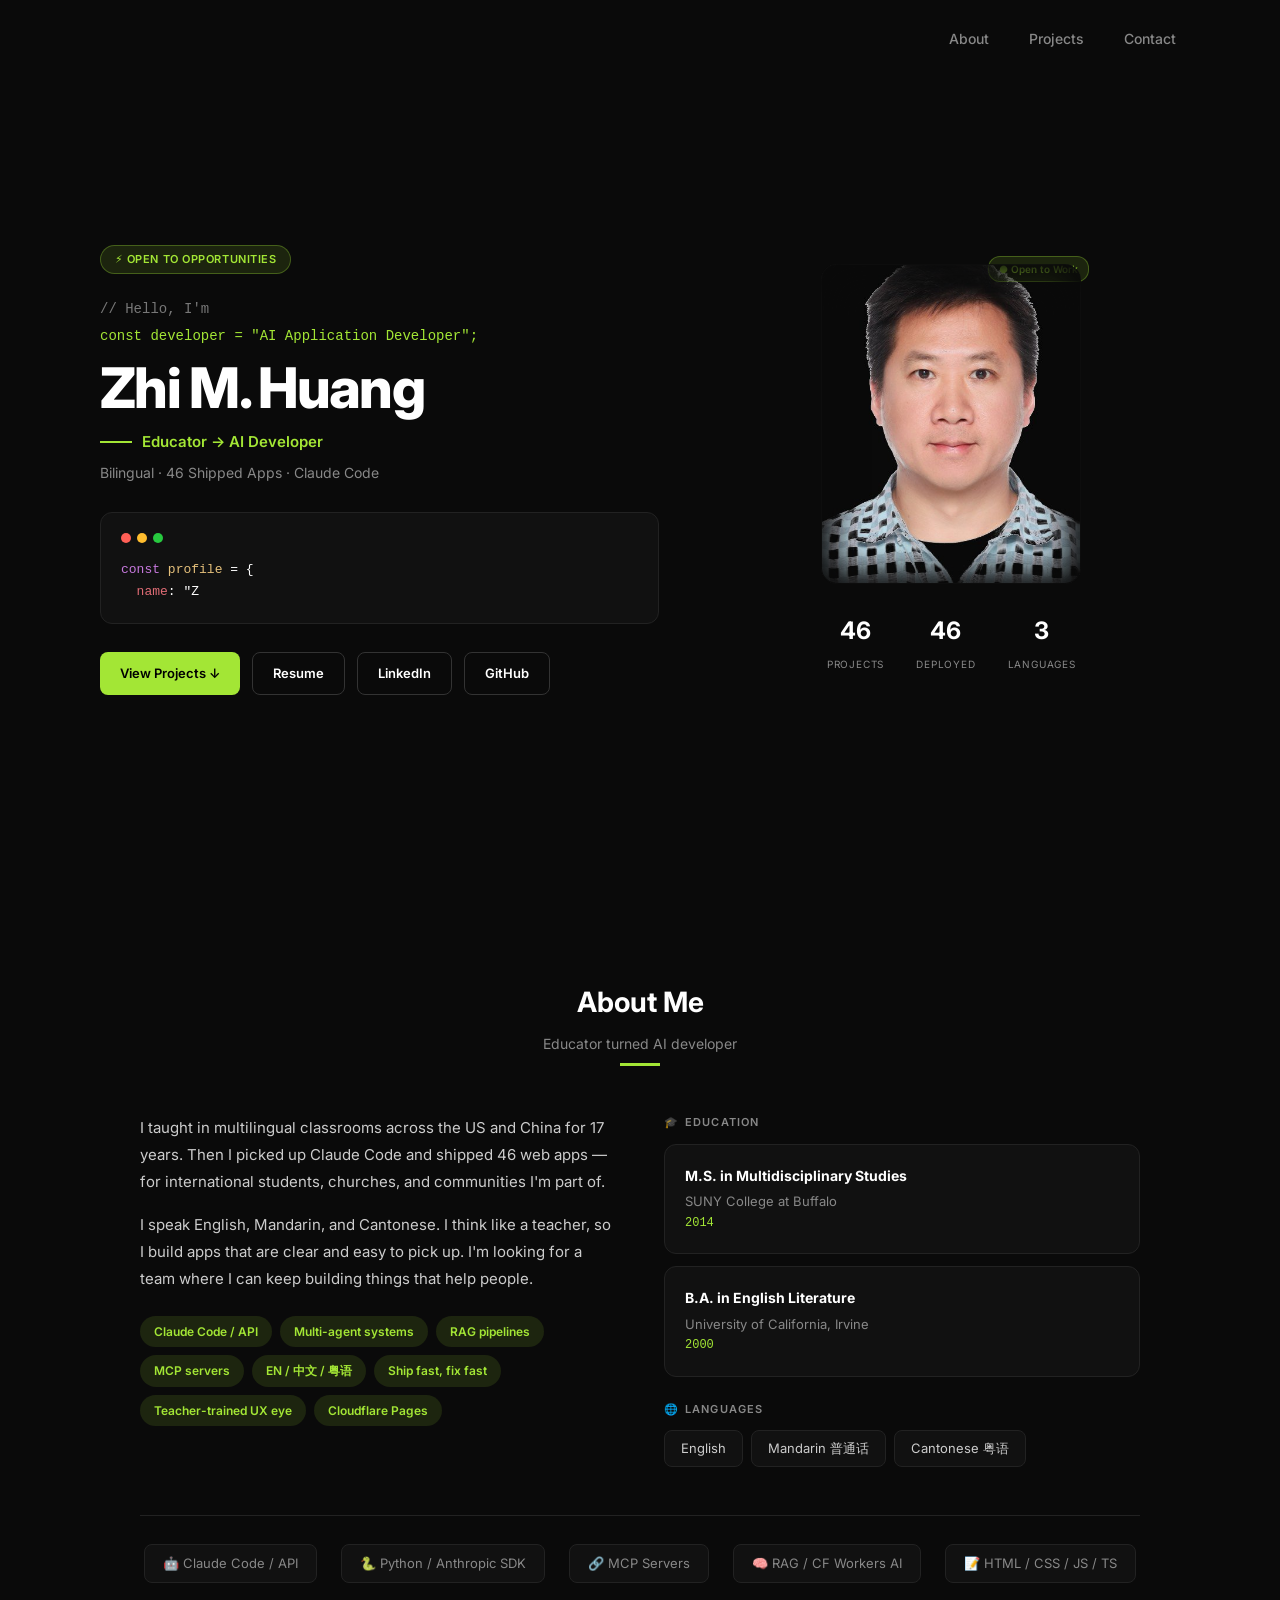
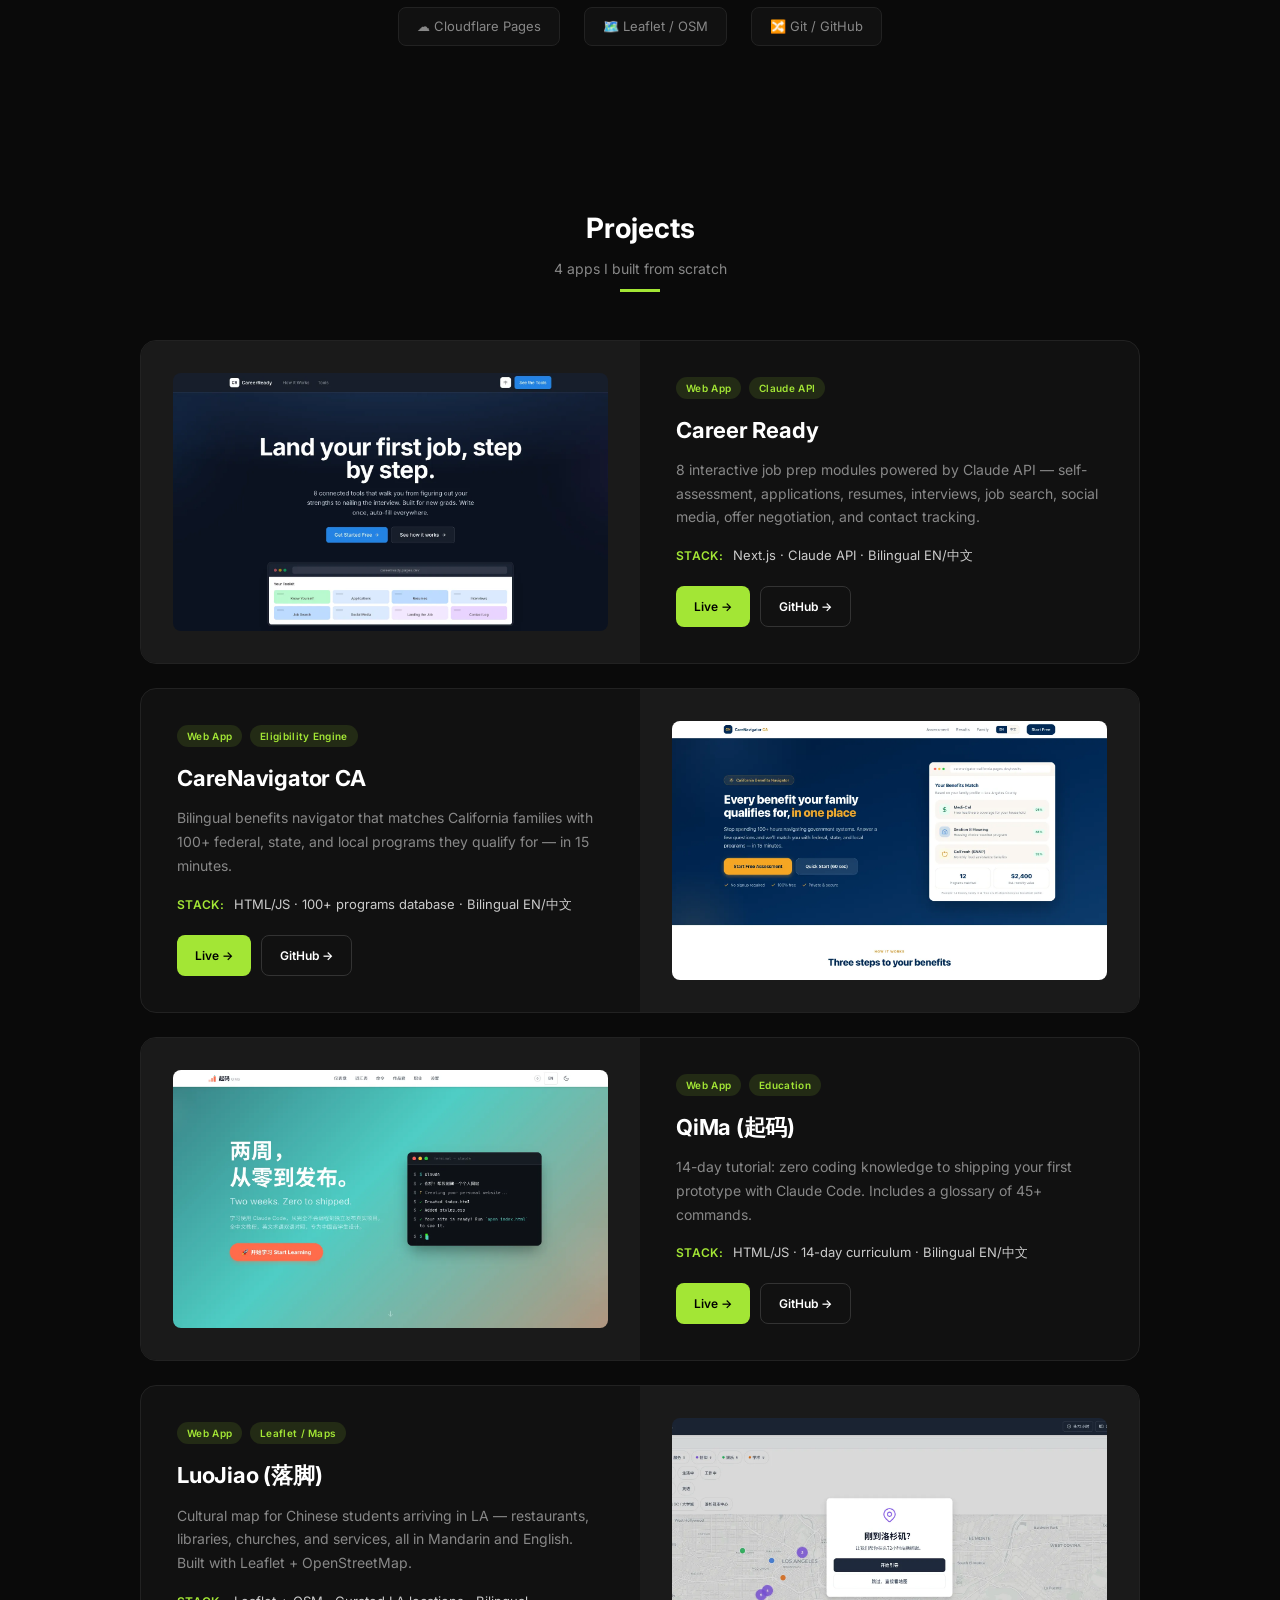
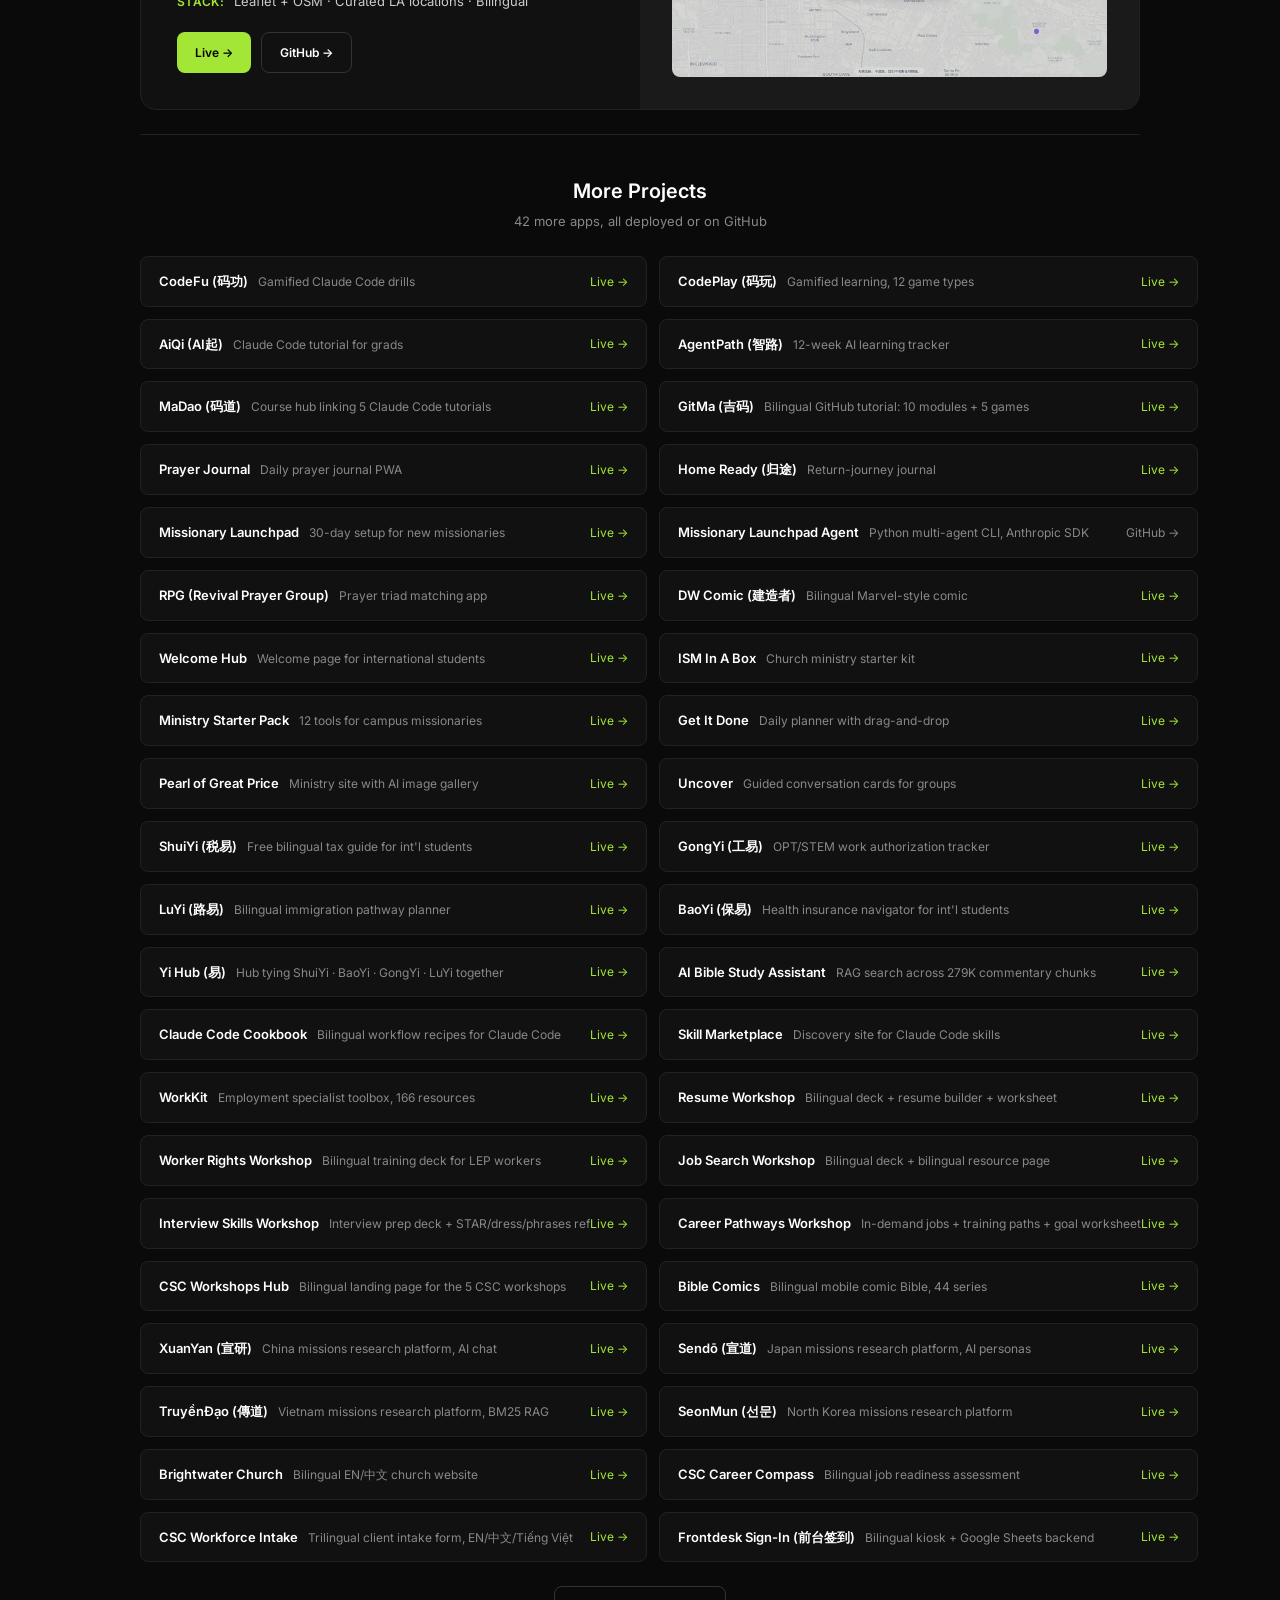
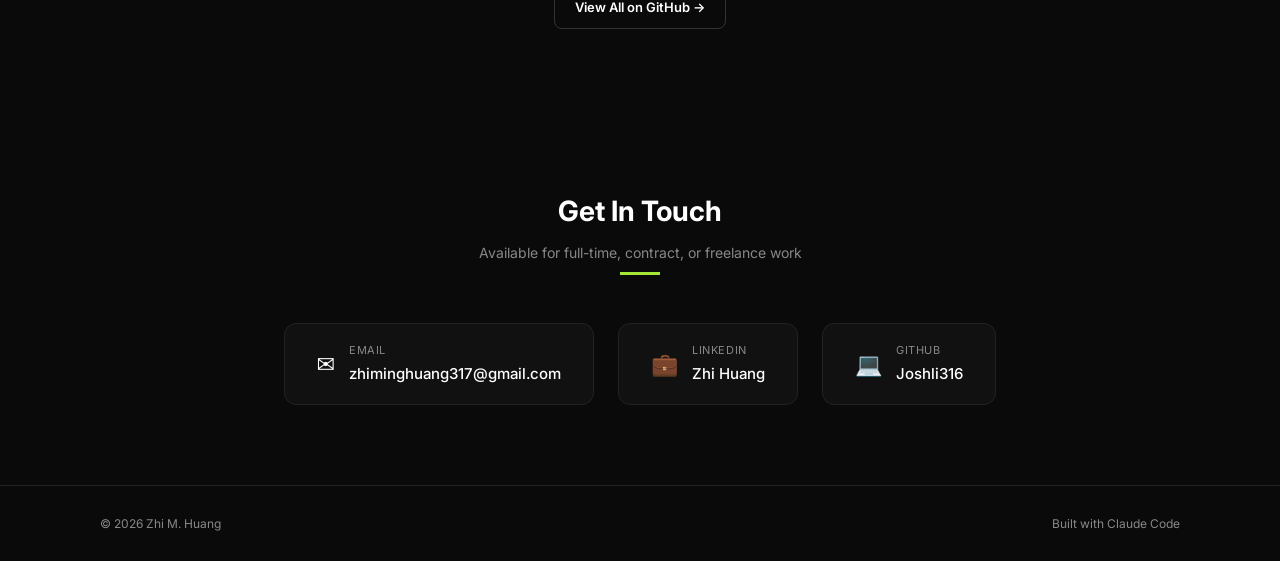
<file: index.html>
<!DOCTYPE html>
<html lang="en">
<head>
  <meta charset="UTF-8">
  <meta name="viewport" content="width=device-width, initial-scale=1.0">
  <title>Zhi M. Huang — AI Application Developer</title>
  <meta name="description" content="AI Application Developer portfolio — educator turned developer who shipped 46 web apps with Claude Code. Bilingual, cross-cultural, open to opportunities.">
  <meta property="og:title" content="Zhi M. Huang — AI Application Developer">
  <meta property="og:description" content="Educator turned AI developer. 46 shipped apps built with Claude Code. Bilingual EN/中文.">
  <meta property="og:type" content="website">
  <meta property="og:url" content="https://portfolio-42a.pages.dev">
  <meta property="og:image" content="https://portfolio-42a.pages.dev/assets/og-image.png">
  <meta property="og:image:width" content="1200">
  <meta property="og:image:height" content="630">
  <meta name="twitter:card" content="summary_large_image">
  <meta name="twitter:image" content="https://portfolio-42a.pages.dev/assets/og-image.png">
  <meta name="twitter:title" content="Zhi M. Huang — AI Application Developer">
  <meta name="twitter:description" content="Educator turned AI developer. 46 shipped apps built with Claude Code. Bilingual EN/中文.">
  <link rel="canonical" href="https://portfolio-42a.pages.dev">
  <link rel="preconnect" href="https://fonts.googleapis.com">
  <link rel="preconnect" href="https://fonts.gstatic.com" crossorigin>
  <link href="https://fonts.googleapis.com/css2?family=Inter:wght@400;500;600;700;800&display=swap" rel="stylesheet">
  <link rel="icon" href="data:image/svg+xml,<svg xmlns='http://www.w3.org/2000/svg' viewBox='0 0 100 100'><text y='.9em' font-size='90'>⚡</text></svg>">
  <link rel="stylesheet" href="styles.css">
  <script type="application/ld+json">
  {
    "@context": "https://schema.org",
    "@type": "Person",
    "name": "Zhi M. Huang",
    "jobTitle": "AI Application Developer",
    "description": "Educator turned AI developer. Shipped 46 web apps with Claude Code.",
    "url": "https://portfolio-42a.pages.dev",
    "image": "https://portfolio-42a.pages.dev/assets/photo.jpg",
    "email": "zhiminghuang317@gmail.com",
    "sameAs": [
      "https://www.linkedin.com/in/joshusali",
      "https://github.com/Joshli316"
    ],
    "knowsLanguage": ["en", "zh-Hans", "yue"],
    "knowsAbout": ["AI Application Development", "Claude Code", "Multi-agent Systems", "RAG Pipelines", "MCP Server Development", "Web Development", "Bilingual Education"]
  }
  </script>
</head>
<body>

<!-- Skip to content -->
<a href="#about" class="skip-link">Skip to content</a>

<!-- ── NAV ── -->
<nav id="nav" aria-label="Main navigation">
  <div class="nav-inner">
    <div class="nav-links">
      <a href="#about">About</a>
      <a href="#projects">Projects</a>
      <a href="#contact">Contact</a>
    </div>
  </div>
</nav>

<!-- ── HERO ── -->
<section id="hero" class="hero">
  <div class="hero-inner">
    <!-- Left column -->
    <div class="hero-text">
      <div class="hero-badge">⚡ OPEN TO OPPORTUNITIES</div>
      <p class="hero-comment">// Hello, I'm</p>
      <p class="hero-const">const developer = "AI Application Developer";</p>
      <h1 class="hero-name">Zhi M. Huang</h1>
      <div class="hero-tagline">
        <span class="hero-dash"></span>
        <span class="hero-tagline-text">Educator → AI Developer</span>
      </div>
      <p class="hero-subtitle">Bilingual · 46 Shipped Apps · Claude Code</p>

      <!-- Code snippet -->
      <div class="code-block">
        <div class="code-dots" aria-hidden="true">
          <span class="dot red"></span>
          <span class="dot yellow"></span>
          <span class="dot green"></span>
        </div>
        <pre class="code-content" id="typed-code" aria-label="Animated code snippet showing developer profile"></pre>
      </div>

      <!-- CTAs -->
      <div class="hero-ctas">
        <a href="#projects" class="btn btn-primary">View Projects ↓</a>
        <a href="assets/resume.pdf" target="_blank" rel="noopener noreferrer" class="btn btn-outline">Resume</a>
        <a href="https://www.linkedin.com/in/joshusali" target="_blank" rel="noopener noreferrer" class="btn btn-outline">LinkedIn</a>
        <a href="https://github.com/Joshli316" target="_blank" rel="noopener noreferrer" class="btn btn-outline">GitHub</a>
      </div>
    </div>

    <!-- Right column -->
    <div class="hero-right">
      <div class="hero-photo-frame">
        <img src="assets/photo.jpg" alt="Zhi M. Huang" class="hero-photo" width="260" height="320">
        <div class="hero-photo-badge">● Open to Work</div>
      </div>
      <div class="hero-stats" role="list" aria-label="Key stats">
        <div class="hero-stat" role="listitem">
          <span class="hero-stat-num">46</span>
          <span class="hero-stat-label">Projects</span>
        </div>
        <div class="hero-stat" role="listitem">
          <span class="hero-stat-num">46</span>
          <span class="hero-stat-label">Deployed</span>
        </div>
        <div class="hero-stat" role="listitem">
          <span class="hero-stat-num">3</span>
          <span class="hero-stat-label">Languages</span>
        </div>
      </div>
    </div>
  </div>
</section>

<!-- ── ABOUT ── -->
<section id="about" class="section">
  <div class="section-title">
    <h2>About Me</h2>
    <p>Educator turned AI developer</p>
    <div class="section-divider"></div>
  </div>

  <div class="about-grid">
    <!-- Bio -->
    <div class="about-bio">
      <p>I taught in multilingual classrooms across the US and China for 17 years. Then I picked up Claude Code and shipped 46 web apps — for international students, churches, and communities I'm part of.</p>
      <p>I speak English, Mandarin, and Cantonese. I think like a teacher, so I build apps that are clear and easy to pick up. I'm looking for a team where I can keep building things that help people.</p>

      <div class="skill-tags">
        <span class="skill-tag">Claude Code / API</span>
        <span class="skill-tag">Multi-agent systems</span>
        <span class="skill-tag">RAG pipelines</span>
        <span class="skill-tag">MCP servers</span>
        <span class="skill-tag">EN / 中文 / 粤语</span>
        <span class="skill-tag">Ship fast, fix fast</span>
        <span class="skill-tag">Teacher-trained UX eye</span>
        <span class="skill-tag">Cloudflare Pages</span>
      </div>
    </div>

    <!-- Education + Languages -->
    <div class="about-sidebar">
      <div class="about-section-label">🎓 <span>Education</span></div>
      <div class="edu-card card">
        <h4>M.S. in Multidisciplinary Studies</h4>
        <p class="edu-school">SUNY College at Buffalo</p>
        <p class="edu-year">2014</p>
      </div>
      <div class="edu-card card">
        <h4>B.A. in English Literature</h4>
        <p class="edu-school">University of California, Irvine</p>
        <p class="edu-year">2000</p>
      </div>

      <div class="about-section-label about-section-label--spaced">🌐 <span>Languages</span></div>
      <div class="lang-row">
        <span class="lang-badge">English</span>
        <span class="lang-badge">Mandarin 普通话</span>
        <span class="lang-badge">Cantonese 粤语</span>
      </div>
    </div>
  </div>

  <!-- Tech Stack -->
  <div class="tech-stack">
    <span class="tech-item">🤖 Claude Code / API</span>
    <span class="tech-item">🐍 Python / Anthropic SDK</span>
    <span class="tech-item">🔗 MCP Servers</span>
    <span class="tech-item">🧠 RAG / CF Workers AI</span>
    <span class="tech-item">📝 HTML / CSS / JS / TS</span>
    <span class="tech-item">☁️ Cloudflare Pages</span>
    <span class="tech-item">🗺️ Leaflet / OSM</span>
    <span class="tech-item">🔀 Git / GitHub</span>
  </div>
</section>

<!-- ── PROJECTS ── -->
<section id="projects" class="section">
  <div class="section-title">
    <h2>Projects</h2>
    <p>4 apps I built from scratch</p>
    <div class="section-divider"></div>
  </div>

  <!-- Case Study 1: Career Ready -->
  <div class="case-study">
    <div class="case-study-image">
      <img src="assets/screenshots/career-ready.webp" alt="Career Ready app screenshot" loading="lazy" width="508" height="280">
    </div>
    <div class="case-study-content">
      <div class="case-study-tags">
        <span class="tag">Web App</span>
        <span class="tag">Claude API</span>
      </div>
      <h3>Career Ready</h3>
      <p>8 interactive job prep modules powered by Claude API — self-assessment, applications, resumes, interviews, job search, social media, offer negotiation, and contact tracking.</p>
      <div class="case-study-impact">
        <span class="impact-label">Stack:</span>
        <span>Next.js · Claude API · Bilingual EN/中文</span>
      </div>
      <div class="case-study-links">
        <a href="https://careerready.pages.dev" target="_blank" rel="noopener noreferrer" class="btn btn-primary btn-sm">Live →</a>
        <a href="https://github.com/Joshli316/Career-Ready" target="_blank" rel="noopener noreferrer" class="btn btn-outline btn-sm">GitHub →</a>
      </div>
    </div>
  </div>

  <!-- Case Study 2: CareNavigatorCA (reversed) -->
  <div class="case-study case-study-reverse">
    <div class="case-study-image">
      <img src="assets/screenshots/care-navigator.webp" alt="CareNavigatorCA app screenshot" loading="lazy" width="508" height="280">
    </div>
    <div class="case-study-content">
      <div class="case-study-tags">
        <span class="tag">Web App</span>
        <span class="tag">Eligibility Engine</span>
      </div>
      <h3>CareNavigator CA</h3>
      <p>Bilingual benefits navigator that matches California families with 100+ federal, state, and local programs they qualify for — in 15 minutes.</p>
      <div class="case-study-impact">
        <span class="impact-label">Stack:</span>
        <span>HTML/JS · 100+ programs database · Bilingual EN/中文</span>
      </div>
      <div class="case-study-links">
        <a href="https://carenavigator-california.pages.dev" target="_blank" rel="noopener noreferrer" class="btn btn-primary btn-sm">Live →</a>
        <a href="https://github.com/Joshli316/CareNavigator-California" target="_blank" rel="noopener noreferrer" class="btn btn-outline btn-sm">GitHub →</a>
      </div>
    </div>
  </div>

  <!-- Case Study 3: QiMa -->
  <div class="case-study">
    <div class="case-study-image">
      <img src="assets/screenshots/qima.webp" alt="QiMa app screenshot" loading="lazy" width="508" height="280">
    </div>
    <div class="case-study-content">
      <div class="case-study-tags">
        <span class="tag">Web App</span>
        <span class="tag">Education</span>
      </div>
      <h3>QiMa (起码)</h3>
      <p>14-day tutorial: zero coding knowledge to shipping your first prototype with Claude Code. Includes a glossary of 45+ commands.</p>
      <div class="case-study-impact">
        <span class="impact-label">Stack:</span>
        <span>HTML/JS · 14-day curriculum · Bilingual EN/中文</span>
      </div>
      <div class="case-study-links">
        <a href="https://claude-code-launch.pages.dev" target="_blank" rel="noopener noreferrer" class="btn btn-primary btn-sm">Live →</a>
        <a href="https://github.com/Joshli316/claude-code-launch" target="_blank" rel="noopener noreferrer" class="btn btn-outline btn-sm">GitHub →</a>
      </div>
    </div>
  </div>

  <!-- Case Study 4: LuoJiao (reversed) -->
  <div class="case-study case-study-reverse">
    <div class="case-study-image">
      <img src="assets/screenshots/luojiao.webp" alt="LuoJiao app screenshot" loading="lazy" width="508" height="280">
    </div>
    <div class="case-study-content">
      <div class="case-study-tags">
        <span class="tag">Web App</span>
        <span class="tag">Leaflet / Maps</span>
      </div>
      <h3>LuoJiao (落脚)</h3>
      <p>Cultural map for Chinese students arriving in LA — restaurants, libraries, churches, and services, all in Mandarin and English. Built with Leaflet + OpenStreetMap.</p>
      <div class="case-study-impact">
        <span class="impact-label">Stack:</span>
        <span>Leaflet + OSM · Curated LA locations · Bilingual</span>
      </div>
      <div class="case-study-links">
        <a href="https://luojiao.pages.dev" target="_blank" rel="noopener noreferrer" class="btn btn-primary btn-sm">Live →</a>
        <a href="https://github.com/Joshli316/LuoJiao" target="_blank" rel="noopener noreferrer" class="btn btn-outline btn-sm">GitHub →</a>
      </div>
    </div>
  </div>

  <!-- More Projects -->
  <div class="more-projects">
    <div class="more-projects-header">
      <h3>More Projects</h3>
      <p>42 more apps, all deployed or on GitHub</p>
    </div>

    <div class="more-grid" role="list" aria-label="Additional projects">
      <a href="https://codefu.pages.dev" target="_blank" rel="noopener noreferrer" class="more-item" role="listitem">
        <div class="more-item-info">
          <span class="more-name">CodeFu (码功)</span>
          <span class="more-desc">Gamified Claude Code drills</span>
        </div>
        <span class="more-link live">Live →</span>
      </a>
      <a href="https://codequest-b1p.pages.dev" target="_blank" rel="noopener noreferrer" class="more-item" role="listitem">
        <div class="more-item-info">
          <span class="more-name">CodePlay (码玩)</span>
          <span class="more-desc">Gamified learning, 12 game types</span>
        </div>
        <span class="more-link live">Live →</span>
      </a>
      <a href="https://aiqi.pages.dev" target="_blank" rel="noopener noreferrer" class="more-item" role="listitem">
        <div class="more-item-info">
          <span class="more-name">AiQi (AI起)</span>
          <span class="more-desc">Claude Code tutorial for grads</span>
        </div>
        <span class="more-link live">Live →</span>
      </a>
      <a href="https://agentpath.pages.dev" target="_blank" rel="noopener noreferrer" class="more-item" role="listitem">
        <div class="more-item-info">
          <span class="more-name">AgentPath (智路)</span>
          <span class="more-desc">12-week AI learning tracker</span>
        </div>
        <span class="more-link live">Live →</span>
      </a>
      <a href="https://madao-cc.pages.dev" target="_blank" rel="noopener noreferrer" class="more-item" role="listitem">
        <div class="more-item-info">
          <span class="more-name">MaDao (码道)</span>
          <span class="more-desc">Course hub linking 5 Claude Code tutorials</span>
        </div>
        <span class="more-link live">Live →</span>
      </a>
      <a href="https://gitma.pages.dev" target="_blank" rel="noopener noreferrer" class="more-item" role="listitem">
        <div class="more-item-info">
          <span class="more-name">GitMa (吉码)</span>
          <span class="more-desc">Bilingual GitHub tutorial: 10 modules + 5 games</span>
        </div>
        <span class="more-link live">Live →</span>
      </a>
      <a href="https://prayer-journal.pages.dev" target="_blank" rel="noopener noreferrer" class="more-item" role="listitem">
        <div class="more-item-info">
          <span class="more-name">Prayer Journal</span>
          <span class="more-desc">Daily prayer journal PWA</span>
        </div>
        <span class="more-link live">Live →</span>
      </a>
      <a href="https://homeready.pages.dev" target="_blank" rel="noopener noreferrer" class="more-item" role="listitem">
        <div class="more-item-info">
          <span class="more-name">Home Ready (归途)</span>
          <span class="more-desc">Return-journey journal</span>
        </div>
        <span class="more-link live">Live →</span>
      </a>
      <a href="https://missionary-launchpad.pages.dev" target="_blank" rel="noopener noreferrer" class="more-item" role="listitem">
        <div class="more-item-info">
          <span class="more-name">Missionary Launchpad</span>
          <span class="more-desc">30-day setup for new missionaries</span>
        </div>
        <span class="more-link live">Live →</span>
      </a>
      <a href="https://github.com/Joshli316/Missionary-Launchpad-Agent" target="_blank" rel="noopener noreferrer" class="more-item" role="listitem">
        <div class="more-item-info">
          <span class="more-name">Missionary Launchpad Agent</span>
          <span class="more-desc">Python multi-agent CLI, Anthropic SDK</span>
        </div>
        <span class="more-link">GitHub →</span>
      </a>
      <a href="https://rpg-tau-gilt.vercel.app" target="_blank" rel="noopener noreferrer" class="more-item" role="listitem">
        <div class="more-item-info">
          <span class="more-name">RPG (Revival Prayer Group)</span>
          <span class="more-desc">Prayer triad matching app</span>
        </div>
        <span class="more-link live">Live →</span>
      </a>
      <a href="https://daniel-wei-comic.pages.dev" target="_blank" rel="noopener noreferrer" class="more-item" role="listitem">
        <div class="more-item-info">
          <span class="more-name">DW Comic (建造者)</span>
          <span class="more-desc">Bilingual Marvel-style comic</span>
        </div>
        <span class="more-link live">Live →</span>
      </a>
      <a href="https://welcome-hub.yellow-longitudinal.workers.dev" target="_blank" rel="noopener noreferrer" class="more-item" role="listitem">
        <div class="more-item-info">
          <span class="more-name">Welcome Hub</span>
          <span class="more-desc">Welcome page for international students</span>
        </div>
        <span class="more-link live">Live →</span>
      </a>
      <a href="https://fc-ism-in-a-box.pages.dev" target="_blank" rel="noopener noreferrer" class="more-item" role="listitem">
        <div class="more-item-info">
          <span class="more-name">ISM In A Box</span>
          <span class="more-desc">Church ministry starter kit</span>
        </div>
        <span class="more-link live">Live →</span>
      </a>
      <a href="https://fc-starter-pack.pages.dev" target="_blank" rel="noopener noreferrer" class="more-item" role="listitem">
        <div class="more-item-info">
          <span class="more-name">Ministry Starter Pack</span>
          <span class="more-desc">12 tools for campus missionaries</span>
        </div>
        <span class="more-link live">Live →</span>
      </a>
      <a href="https://get-it-done-a5x.pages.dev" target="_blank" rel="noopener noreferrer" class="more-item" role="listitem">
        <div class="more-item-info">
          <span class="more-name">Get It Done</span>
          <span class="more-desc">Daily planner with drag-and-drop</span>
        </div>
        <span class="more-link live">Live →</span>
      </a>
      <a href="https://pearl-of-great-price-ministries.pages.dev" target="_blank" rel="noopener noreferrer" class="more-item" role="listitem">
        <div class="more-item-info">
          <span class="more-name">Pearl of Great Price</span>
          <span class="more-desc">Ministry site with AI image gallery</span>
        </div>
        <span class="more-link live">Live →</span>
      </a>
      <a href="https://uncover.yellow-longitudinal.workers.dev" target="_blank" rel="noopener noreferrer" class="more-item" role="listitem">
        <div class="more-item-info">
          <span class="more-name">Uncover</span>
          <span class="more-desc">Guided conversation cards for groups</span>
        </div>
        <span class="more-link live">Live →</span>
      </a>
      <a href="https://shuiyi-5j5.pages.dev" target="_blank" rel="noopener noreferrer" class="more-item" role="listitem">
        <div class="more-item-info">
          <span class="more-name">ShuiYi (税易)</span>
          <span class="more-desc">Free bilingual tax guide for int'l students</span>
        </div>
        <span class="more-link live">Live →</span>
      </a>
      <a href="https://gongyi-opt.pages.dev" target="_blank" rel="noopener noreferrer" class="more-item" role="listitem">
        <div class="more-item-info">
          <span class="more-name">GongYi (工易)</span>
          <span class="more-desc">OPT/STEM work authorization tracker</span>
        </div>
        <span class="more-link live">Live →</span>
      </a>
      <a href="https://luyi-3re.pages.dev" target="_blank" rel="noopener noreferrer" class="more-item" role="listitem">
        <div class="more-item-info">
          <span class="more-name">LuYi (路易)</span>
          <span class="more-desc">Bilingual immigration pathway planner</span>
        </div>
        <span class="more-link live">Live →</span>
      </a>
      <a href="https://baoyi.pages.dev" target="_blank" rel="noopener noreferrer" class="more-item" role="listitem">
        <div class="more-item-info">
          <span class="more-name">BaoYi (保易)</span>
          <span class="more-desc">Health insurance navigator for int'l students</span>
        </div>
        <span class="more-link live">Live →</span>
      </a>
      <a href="https://yi-1ot.pages.dev" target="_blank" rel="noopener noreferrer" class="more-item" role="listitem">
        <div class="more-item-info">
          <span class="more-name">Yi Hub (易)</span>
          <span class="more-desc">Hub tying ShuiYi · BaoYi · GongYi · LuYi together</span>
        </div>
        <span class="more-link live">Live →</span>
      </a>
      <a href="https://ai-bible-study-assistant.pages.dev" target="_blank" rel="noopener noreferrer" class="more-item" role="listitem">
        <div class="more-item-info">
          <span class="more-name">AI Bible Study Assistant</span>
          <span class="more-desc">RAG search across 279K commentary chunks</span>
        </div>
        <span class="more-link live">Live →</span>
      </a>
      <a href="https://claude-code-cookbook.pages.dev" target="_blank" rel="noopener noreferrer" class="more-item" role="listitem">
        <div class="more-item-info">
          <span class="more-name">Claude Code Cookbook</span>
          <span class="more-desc">Bilingual workflow recipes for Claude Code</span>
        </div>
        <span class="more-link live">Live →</span>
      </a>
      <a href="https://skill-marketplace-5yc.pages.dev" target="_blank" rel="noopener noreferrer" class="more-item" role="listitem">
        <div class="more-item-info">
          <span class="more-name">Skill Marketplace</span>
          <span class="more-desc">Discovery site for Claude Code skills</span>
        </div>
        <span class="more-link live">Live →</span>
      </a>
      <a href="https://workkit.pages.dev" target="_blank" rel="noopener noreferrer" class="more-item" role="listitem">
        <div class="more-item-info">
          <span class="more-name">WorkKit</span>
          <span class="more-desc">Employment specialist toolbox, 166 resources</span>
        </div>
        <span class="more-link live">Live →</span>
      </a>
      <a href="https://resume-workshop.pages.dev" target="_blank" rel="noopener noreferrer" class="more-item" role="listitem">
        <div class="more-item-info">
          <span class="more-name">Resume Workshop</span>
          <span class="more-desc">Bilingual deck + resume builder + worksheet</span>
        </div>
        <span class="more-link live">Live →</span>
      </a>
      <a href="https://worker-rights-workshop.pages.dev" target="_blank" rel="noopener noreferrer" class="more-item" role="listitem">
        <div class="more-item-info">
          <span class="more-name">Worker Rights Workshop</span>
          <span class="more-desc">Bilingual training deck for LEP workers</span>
        </div>
        <span class="more-link live">Live →</span>
      </a>
      <a href="https://job-search-workshop.pages.dev" target="_blank" rel="noopener noreferrer" class="more-item" role="listitem">
        <div class="more-item-info">
          <span class="more-name">Job Search Workshop</span>
          <span class="more-desc">Bilingual deck + bilingual resource page</span>
        </div>
        <span class="more-link live">Live →</span>
      </a>
      <a href="https://interview-skills-workshop.pages.dev" target="_blank" rel="noopener noreferrer" class="more-item" role="listitem">
        <div class="more-item-info">
          <span class="more-name">Interview Skills Workshop</span>
          <span class="more-desc">Interview prep deck + STAR/dress/phrases ref</span>
        </div>
        <span class="more-link live">Live →</span>
      </a>
      <a href="https://career-pathways-workshop.pages.dev" target="_blank" rel="noopener noreferrer" class="more-item" role="listitem">
        <div class="more-item-info">
          <span class="more-name">Career Pathways Workshop</span>
          <span class="more-desc">In-demand jobs + training paths + goal worksheet</span>
        </div>
        <span class="more-link live">Live →</span>
      </a>
      <a href="https://csc-workshops.pages.dev" target="_blank" rel="noopener noreferrer" class="more-item" role="listitem">
        <div class="more-item-info">
          <span class="more-name">CSC Workshops Hub</span>
          <span class="more-desc">Bilingual landing page for the 5 CSC workshops</span>
        </div>
        <span class="more-link live">Live →</span>
      </a>
      <a href="https://bible-comics.pages.dev" target="_blank" rel="noopener noreferrer" class="more-item" role="listitem">
        <div class="more-item-info">
          <span class="more-name">Bible Comics</span>
          <span class="more-desc">Bilingual mobile comic Bible, 44 series</span>
        </div>
        <span class="more-link live">Live →</span>
      </a>
      <a href="https://xuanyan-cjf.pages.dev" target="_blank" rel="noopener noreferrer" class="more-item" role="listitem">
        <div class="more-item-info">
          <span class="more-name">XuanYan (宣研)</span>
          <span class="more-desc">China missions research platform, AI chat</span>
        </div>
        <span class="more-link live">Live →</span>
      </a>
      <a href="https://sendo.pages.dev" target="_blank" rel="noopener noreferrer" class="more-item" role="listitem">
        <div class="more-item-info">
          <span class="more-name">Sendō (宣道)</span>
          <span class="more-desc">Japan missions research platform, AI personas</span>
        </div>
        <span class="more-link live">Live →</span>
      </a>
      <a href="https://truyendao.pages.dev" target="_blank" rel="noopener noreferrer" class="more-item" role="listitem">
        <div class="more-item-info">
          <span class="more-name">TruyềnĐạo (傳道)</span>
          <span class="more-desc">Vietnam missions research platform, BM25 RAG</span>
        </div>
        <span class="more-link live">Live →</span>
      </a>
      <a href="https://seonmun.pages.dev" target="_blank" rel="noopener noreferrer" class="more-item" role="listitem">
        <div class="more-item-info">
          <span class="more-name">SeonMun (선문)</span>
          <span class="more-desc">North Korea missions research platform</span>
        </div>
        <span class="more-link live">Live →</span>
      </a>
      <a href="https://brightwater-church.pages.dev" target="_blank" rel="noopener noreferrer" class="more-item" role="listitem">
        <div class="more-item-info">
          <span class="more-name">Brightwater Church</span>
          <span class="more-desc">Bilingual EN/中文 church website</span>
        </div>
        <span class="more-link live">Live →</span>
      </a>
      <a href="https://csc-career-compass.pages.dev" target="_blank" rel="noopener noreferrer" class="more-item" role="listitem">
        <div class="more-item-info">
          <span class="more-name">CSC Career Compass</span>
          <span class="more-desc">Bilingual job readiness assessment</span>
        </div>
        <span class="more-link live">Live →</span>
      </a>
      <a href="https://csc-workforce-intake.pages.dev" target="_blank" rel="noopener noreferrer" class="more-item" role="listitem">
        <div class="more-item-info">
          <span class="more-name">CSC Workforce Intake</span>
          <span class="more-desc">Trilingual client intake form, EN/中文/Tiếng Việt</span>
        </div>
        <span class="more-link live">Live →</span>
      </a>
      <a href="https://frontdesk-signin.pages.dev" target="_blank" rel="noopener noreferrer" class="more-item" role="listitem">
        <div class="more-item-info">
          <span class="more-name">Frontdesk Sign-In (前台签到)</span>
          <span class="more-desc">Bilingual kiosk + Google Sheets backend</span>
        </div>
        <span class="more-link live">Live →</span>
      </a>
    </div>

    <div class="more-projects-cta">
      <a href="https://github.com/Joshli316?tab=repositories" target="_blank" rel="noopener noreferrer" class="btn btn-outline">View All on GitHub →</a>
    </div>
  </div>

</section>

<!-- ── CONTACT ── -->
<section id="contact" class="section">
  <div class="section-title">
    <h2>Get In Touch</h2>
    <p>Available for full-time, contract, or freelance work</p>
    <div class="section-divider"></div>
  </div>

  <div class="contact-cards">
    <a href="mailto:zhiminghuang317@gmail.com?subject=Portfolio%20Inquiry" class="contact-card card">
      <span class="contact-icon">✉️</span>
      <div>
        <div class="contact-label">Email</div>
        <div class="contact-value">zhiminghuang317@gmail.com</div>
      </div>
    </a>
    <a href="https://www.linkedin.com/in/joshusali" target="_blank" rel="noopener noreferrer" class="contact-card card">
      <span class="contact-icon">💼</span>
      <div>
        <div class="contact-label">LinkedIn</div>
        <div class="contact-value">Zhi Huang</div>
      </div>
    </a>
    <a href="https://github.com/Joshli316" target="_blank" rel="noopener noreferrer" class="contact-card card">
      <span class="contact-icon">💻</span>
      <div>
        <div class="contact-label">GitHub</div>
        <div class="contact-value">Joshli316</div>
      </div>
    </a>
  </div>
</section>

<!-- ── FOOTER ── -->
<footer>
  <div class="footer-inner">
    <span>© 2026 Zhi M. Huang</span>
    <span>Built with Claude Code</span>
  </div>
</footer>

<script src="script.js"></script>
</body>
</html>
</file>
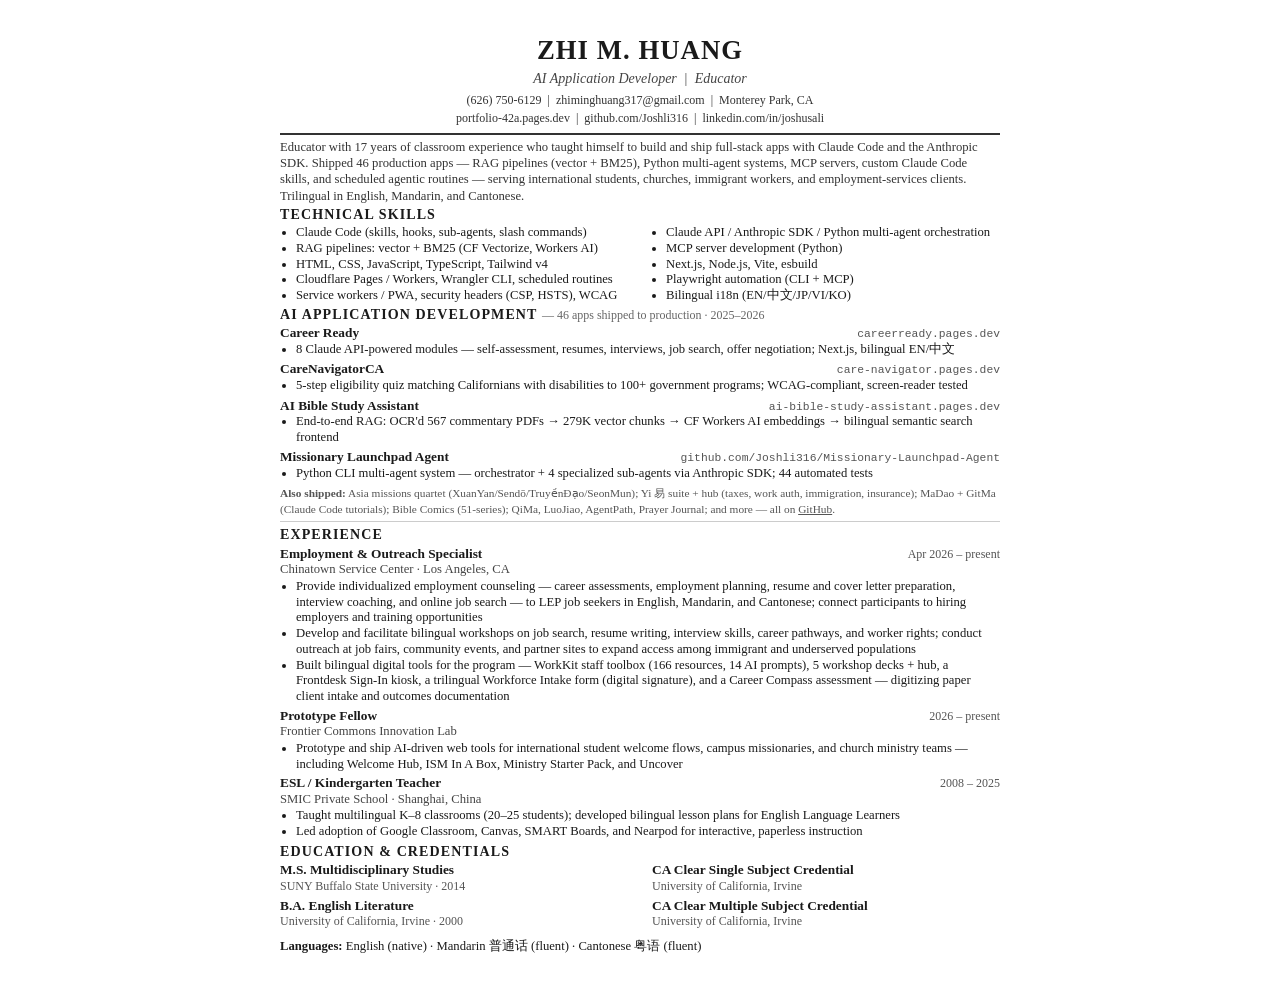
<file: resume.html>
<!DOCTYPE html>
<html lang="en">
<head>
  <meta charset="UTF-8">
  <meta name="viewport" content="width=device-width, initial-scale=1.0">
  <title>Zhi M. Huang — Resume</title>
  <style>
    @page { margin: 0.18in 0.5in; size: letter; }
    * { box-sizing: border-box; margin: 0; padding: 0; }
    body {
      font-family: 'Georgia', 'Times New Roman', serif;
      font-size: 10pt;
      line-height: 1.24;
      color: #1a1a1a;
      max-width: 8.5in;
      margin: 0 auto;
      padding: 0.35in 0.5in;
    }

    /* Header */
    .header { text-align: center; margin-bottom: 6px; }
    .header h1 {
      font-size: 20pt;
      font-weight: 700;
      letter-spacing: 0.04em;
      margin-bottom: 3px;
    }
    .header .subtitle {
      font-size: 10.5pt;
      color: #444;
      font-style: italic;
      margin-bottom: 4px;
    }
    .header .contact {
      font-size: 9pt;
      color: #333;
      line-height: 1.5;
    }
    .header .contact a { color: #333; text-decoration: none; }
    .divider {
      border: none;
      border-top: 2px solid #333;
      margin: 4px 0;
    }
    .divider-thin {
      border: none;
      border-top: 1px solid #ccc;
      margin: 4px 0;
    }

    /* Section headers */
    h2 {
      font-size: 10.5pt;
      font-weight: 700;
      text-transform: uppercase;
      letter-spacing: 0.08em;
      color: #1a1a1a;
      margin-bottom: 2px;
      margin-top: 2px;
    }

    /* Two column layout */
    .two-col {
      display: grid;
      grid-template-columns: 1fr 1fr;
      gap: 0 24px;
    }

    /* Profile */
    .profile {
      font-size: 9.5pt;
      line-height: 1.28;
      color: #333;
      margin-bottom: 0;
    }

    /* Skills list */
    .skills-grid {
      display: grid;
      grid-template-columns: 1fr 1fr;
      gap: 0 20px;
      font-size: 9.5pt;
      line-height: 1.24;
    }
    .skills-grid li {
      list-style: disc;
      margin-left: 16px;
    }

    /* Project entries */
    .project { margin-bottom: 4px; }
    .project-header {
      display: flex;
      justify-content: space-between;
      align-items: baseline;
    }
    .project-name {
      font-weight: 700;
      font-size: 10pt;
    }
    .project-link {
      font-size: 8.5pt;
      color: #555;
      font-family: 'Courier New', monospace;
    }
    .project-meta {
      font-size: 9pt;
      color: #555;
      font-style: italic;
      margin-bottom: 1px;
    }
    .project ul {
      margin-left: 16px;
      font-size: 9.5pt;
      line-height: 1.24;
    }
    .project li { margin-bottom: 0; }

    /* Experience entries */
    .exp { margin-bottom: 3px; }
    .exp-header {
      display: flex;
      justify-content: space-between;
      align-items: baseline;
    }
    .exp-title { font-weight: 700; font-size: 10pt; }
    .exp-dates { font-size: 9pt; color: #555; }
    .exp-org { font-size: 9.5pt; color: #444; margin-bottom: 1px; }
    .exp ul {
      margin-left: 16px;
      font-size: 9.5pt;
      line-height: 1.24;
    }
    .exp li { margin-bottom: 0; }

    /* Education */
    .edu { margin-bottom: 3px; font-size: 9.5pt; }
    .edu strong { font-size: 10pt; }
    .edu .school { color: #555; font-size: 9pt; }

    /* Compact list */
    .compact-list {
      margin-left: 16px;
      font-size: 10pt;
    }
    .compact-list li { margin-bottom: 1px; }

    /* Languages inline */
    .lang { font-size: 9.5pt; }

    @media print {
      body { padding: 0; }
      a { color: #333 !important; }
    }
  </style>
</head>
<body>

<!-- HEADER -->
<div class="header">
  <h1>ZHI M. HUANG</h1>
  <div class="subtitle">AI Application Developer &nbsp;|&nbsp; Educator</div>
  <div class="contact">
    (626) 750-6129 &nbsp;|&nbsp; <a href="mailto:zhiminghuang317@gmail.com">zhiminghuang317@gmail.com</a> &nbsp;|&nbsp; Monterey Park, CA
    <br>
    <a href="https://portfolio-42a.pages.dev">portfolio-42a.pages.dev</a> &nbsp;|&nbsp;
    <a href="https://github.com/Joshli316">github.com/Joshli316</a> &nbsp;|&nbsp;
    <a href="https://linkedin.com/in/joshusali">linkedin.com/in/joshusali</a>
  </div>
</div>
<hr class="divider">

<!-- PROFILE -->
<p class="profile">
  Educator with 17 years of classroom experience who taught himself to build and ship full-stack apps with Claude Code and the Anthropic SDK. Shipped 46 production apps — RAG pipelines (vector + BM25), Python multi-agent systems, MCP servers, custom Claude Code skills, and scheduled agentic routines — serving international students, churches, immigrant workers, and employment-services clients. Trilingual in English, Mandarin, and Cantonese.
</p>

<!-- TECHNICAL SKILLS -->
<h2>Technical Skills</h2>
<ul class="skills-grid">
  <li>Claude Code (skills, hooks, sub-agents, slash commands)</li>
  <li>Claude API / Anthropic SDK / Python multi-agent orchestration</li>
  <li>RAG pipelines: vector + BM25 (CF Vectorize, Workers AI)</li>
  <li>MCP server development (Python)</li>
  <li>HTML, CSS, JavaScript, TypeScript, Tailwind v4</li>
  <li>Next.js, Node.js, Vite, esbuild</li>
  <li>Cloudflare Pages / Workers, Wrangler CLI, scheduled routines</li>
  <li>Playwright automation (CLI + MCP)</li>
  <li>Service workers / PWA, security headers (CSP, HSTS), WCAG</li>
  <li>Bilingual i18n (EN/中文/JP/VI/KO)</li>
</ul>

<!-- AI APPLICATION DEVELOPMENT -->
<h2>AI Application Development <span style="font-weight:400; font-size:9pt; color:#666; text-transform:none; letter-spacing:0;">— 46 apps shipped to production · 2025–2026</span></h2>

<div class="project">
  <div class="project-header">
    <span class="project-name">Career Ready</span>
    <span class="project-link">careerready.pages.dev</span>
  </div>
  <ul>
    <li>8 Claude API-powered modules — self-assessment, resumes, interviews, job search, offer negotiation; Next.js, bilingual EN/中文</li>
  </ul>
</div>

<div class="project">
  <div class="project-header">
    <span class="project-name">CareNavigatorCA</span>
    <span class="project-link">care-navigator.pages.dev</span>
  </div>
  <ul>
    <li>5-step eligibility quiz matching Californians with disabilities to 100+ government programs; WCAG-compliant, screen-reader tested</li>
  </ul>
</div>

<div class="project">
  <div class="project-header">
    <span class="project-name">AI Bible Study Assistant</span>
    <span class="project-link">ai-bible-study-assistant.pages.dev</span>
  </div>
  <ul>
    <li>End-to-end RAG: OCR'd 567 commentary PDFs → 279K vector chunks → CF Workers AI embeddings → bilingual semantic search frontend</li>
  </ul>
</div>

<div class="project">
  <div class="project-header">
    <span class="project-name">Missionary Launchpad Agent</span>
    <span class="project-link">github.com/Joshli316/Missionary-Launchpad-Agent</span>
  </div>
  <ul>
    <li>Python CLI multi-agent system — orchestrator + 4 specialized sub-agents via Anthropic SDK; 44 automated tests</li>
  </ul>
</div>

<p style="font-size:8.5pt; color:#555; margin-top:2px; line-height:1.4;">
  <strong>Also shipped:</strong> Asia missions quartet (XuanYan/Sendō/TruyềnĐạo/SeonMun); Yi 易 suite + hub (taxes, work auth, immigration, insurance); MaDao + GitMa (Claude Code tutorials); Bible Comics (51-series); QiMa, LuoJiao, AgentPath, Prayer Journal; and more — all on <a href="https://github.com/Joshli316" style="color:#555;">GitHub</a>.
</p>

<hr class="divider-thin">

<!-- EXPERIENCE -->
<h2>Experience</h2>

<div class="exp">
  <div class="exp-header">
    <span class="exp-title">Employment &amp; Outreach Specialist</span>
    <span class="exp-dates">Apr 2026 – present</span>
  </div>
  <div class="exp-org">Chinatown Service Center · Los Angeles, CA</div>
  <ul>
    <li>Provide individualized employment counseling — career assessments, employment planning, resume and cover letter preparation, interview coaching, and online job search — to LEP job seekers in English, Mandarin, and Cantonese; connect participants to hiring employers and training opportunities</li>
    <li>Develop and facilitate bilingual workshops on job search, resume writing, interview skills, career pathways, and worker rights; conduct outreach at job fairs, community events, and partner sites to expand access among immigrant and underserved populations</li>
    <li>Built bilingual digital tools for the program — WorkKit staff toolbox (166 resources, 14 AI prompts), 5 workshop decks + hub, a Frontdesk Sign-In kiosk, a trilingual Workforce Intake form (digital signature), and a Career Compass assessment — digitizing paper client intake and outcomes documentation</li>
  </ul>
</div>

<div class="exp">
  <div class="exp-header">
    <span class="exp-title">Prototype Fellow</span>
    <span class="exp-dates">2026 – present</span>
  </div>
  <div class="exp-org">Frontier Commons Innovation Lab</div>
  <ul>
    <li>Prototype and ship AI-driven web tools for international student welcome flows, campus missionaries, and church ministry teams — including Welcome Hub, ISM In A Box, Ministry Starter Pack, and Uncover</li>
  </ul>
</div>

<div class="exp">
  <div class="exp-header">
    <span class="exp-title">ESL / Kindergarten Teacher</span>
    <span class="exp-dates">2008 – 2025</span>
  </div>
  <div class="exp-org">SMIC Private School · Shanghai, China</div>
  <ul>
    <li>Taught multilingual K–8 classrooms (20–25 students); developed bilingual lesson plans for English Language Learners</li>
    <li>Led adoption of Google Classroom, Canvas, SMART Boards, and Nearpod for interactive, paperless instruction</li>
  </ul>
</div>

<!-- EDUCATION -->
<h2>Education &amp; Credentials</h2>
<div class="two-col">
  <div>
    <div class="edu">
      <strong>M.S. Multidisciplinary Studies</strong><br>
      <span class="school">SUNY Buffalo State University · 2014</span>
    </div>
    <div class="edu">
      <strong>B.A. English Literature</strong><br>
      <span class="school">University of California, Irvine · 2000</span>
    </div>
  </div>
  <div>
    <div class="edu">
      <strong>CA Clear Single Subject Credential</strong><br>
      <span class="school">University of California, Irvine</span>
    </div>
    <div class="edu">
      <strong>CA Clear Multiple Subject Credential</strong><br>
      <span class="school">University of California, Irvine</span>
    </div>
  </div>
</div>

<!-- LANGUAGES -->
<p class="lang" style="margin-top:6px;"><strong>Languages:</strong> English (native) · Mandarin 普通话 (fluent) · Cantonese 粤语 (fluent)</p>

</body>
</html>
</file>
<file: styles.css>
/* ── RESET & VARIABLES ── */
*, *::before, *::after { box-sizing: border-box; margin: 0; padding: 0; }

:root {
  --bg: #0a0a0a;
  --bg-card: #111111;
  --border: #222222;
  --text: #ffffff;
  --text-muted: #888888;
  --text-secondary: #cccccc;
  --accent: #a3e635;
  --accent-bg: rgba(163, 230, 53, 0.12);
  --accent-border: rgba(163, 230, 53, 0.3);
  --radius: 12px;
  --radius-lg: 16px;
  --max-width: 1080px;
  --border-hover: #333333;
}

body {
  font-family: 'Inter', system-ui, -apple-system, sans-serif;
  background: var(--bg);
  color: var(--text);
  line-height: 1.6;
  -webkit-font-smoothing: antialiased;
}

a {
  color: inherit;
  text-decoration: none;
}

::selection {
  background: var(--accent);
  color: #000;
}

img {
  max-width: 100%;
  display: block;
}

/* ── SKIP LINK ── */
.skip-link {
  position: absolute;
  top: -100%;
  left: 16px;
  background: var(--accent);
  color: #000;
  padding: 8px 16px;
  border-radius: 8px;
  font-weight: 600;
  font-size: 13px;
  z-index: 200;
}

.skip-link:focus {
  top: 16px;
}

/* ── FOCUS STYLES ── */
a:focus-visible,
.btn:focus-visible,
.more-item:focus-visible,
.contact-card:focus-visible {
  outline: 2px solid var(--accent);
  outline-offset: 2px;
}

/* ── SECTION COMMON ── */
.section {
  max-width: var(--max-width);
  margin: 0 auto;
  padding: 80px 40px;
}

.section-title {
  text-align: center;
  margin-bottom: 48px;
}

.section-title h2 {
  font-size: 28px;
  font-weight: 700;
  margin-bottom: 8px;
}

.section-title p {
  color: var(--text-muted);
  font-size: 14px;
  margin-bottom: 8px;
}

.section-divider {
  width: 40px;
  height: 3px;
  background: var(--accent);
  margin: 0 auto;
}

/* ── BUTTONS ── */
.btn {
  display: inline-flex;
  align-items: center;
  gap: 6px;
  font-size: 13px;
  font-weight: 600;
  padding: 10px 20px;
  border-radius: 8px;
  cursor: pointer;
  transition: opacity 0.2s, transform 0.2s;
  border: none;
}

.btn:hover {
  opacity: 0.85;
  transform: translateY(-1px);
}

.btn:active {
  transform: translateY(0);
  opacity: 0.7;
}

.btn-primary {
  background: var(--accent);
  color: #000;
}

.btn-outline {
  background: transparent;
  border: 1px solid var(--border-hover);
  color: var(--text);
}

/* ── TAGS ── */
.tag {
  display: inline-block;
  background: var(--accent-bg);
  color: var(--accent);
  font-size: 10px;
  font-weight: 600;
  padding: 3px 10px;
  border-radius: 12px;
  letter-spacing: 0.03em;
}

/* ── CARD ── */
.card {
  background: var(--bg-card);
  border: 1px solid var(--border);
  border-radius: var(--radius);
  transition: border-color 0.2s;
}

.card:hover {
  border-color: var(--border-hover);
}

/* ── NAV ── */
nav {
  position: fixed;
  top: 0;
  left: 0;
  right: 0;
  z-index: 100;
  padding: 16px 40px;
  transition: background 0.3s, backdrop-filter 0.3s;
}

nav.scrolled {
  background: rgba(10, 10, 10, 0.85);
  backdrop-filter: blur(12px);
  border-bottom: 1px solid var(--border);
}

.nav-inner {
  max-width: var(--max-width);
  margin: 0 auto;
  display: flex;
  justify-content: flex-end;
}

.nav-links {
  display: flex;
  gap: 32px;
}

.nav-links a {
  font-size: 14px;
  font-weight: 500;
  color: var(--text-muted);
  transition: color 0.2s;
  padding: 12px 4px;
}

.nav-links a:hover,
.nav-links a.active {
  color: var(--accent);
}

/* ── HERO ── */
.hero {
  min-height: 100vh;
  display: flex;
  align-items: center;
  padding: 120px 40px 80px;
}

.hero-inner {
  max-width: var(--max-width);
  margin: 0 auto;
  display: grid;
  grid-template-columns: 1.1fr 0.9fr;
  gap: 64px;
  align-items: center;
  width: 100%;
}

.hero-badge {
  display: inline-block;
  background: var(--accent-bg);
  color: var(--accent);
  font-size: 11px;
  font-weight: 600;
  padding: 5px 14px;
  border-radius: 20px;
  border: 1px solid var(--accent-border);
  margin-bottom: 24px;
  letter-spacing: 0.05em;
}

.hero-comment {
  color: #777;
  font-size: 14px;
  font-family: 'Courier New', monospace;
  margin-bottom: 4px;
}

.hero-const {
  color: var(--accent);
  font-size: 14px;
  font-family: 'Courier New', monospace;
  margin-bottom: 12px;
}

.hero-name {
  font-size: clamp(2.5rem, 5vw, 3.5rem);
  font-weight: 800;
  line-height: 1.05;
  letter-spacing: -0.03em;
  margin-bottom: 12px;
}

.hero-tagline {
  display: flex;
  align-items: center;
  gap: 10px;
  margin-bottom: 8px;
}

.hero-dash {
  width: 32px;
  height: 2px;
  background: var(--accent);
}

.hero-tagline-text {
  color: var(--accent);
  font-weight: 600;
  font-size: 15px;
}

.hero-subtitle {
  color: var(--text-muted);
  font-size: 14px;
  margin-bottom: 28px;
}

/* Code block */
.code-block {
  background: var(--bg-card);
  border: 1px solid var(--border);
  border-radius: var(--radius);
  padding: 20px;
  margin-bottom: 28px;
  font-family: 'Courier New', monospace;
  font-size: 13px;
  line-height: 1.7;
  overflow-x: auto;
}

.code-dots {
  display: flex;
  gap: 6px;
  margin-bottom: 16px;
}

.dot {
  width: 10px;
  height: 10px;
  border-radius: 50%;
}

.dot.red { background: #ff5f56; }
.dot.yellow { background: #ffbd2e; }
.dot.green { background: #27c93f; }

/* Hero CTAs */
.hero-ctas {
  display: flex;
  gap: 12px;
  flex-wrap: wrap;
}

/* Hero Right */
.hero-right {
  display: flex;
  flex-direction: column;
  align-items: center;
}

.hero-photo-frame {
  position: relative;
  margin-bottom: 28px;
}

.hero-photo {
  width: 260px;
  height: 320px;
  object-fit: cover;
  border-radius: var(--radius-lg);
  border: 1px solid var(--border);
  background: var(--bg-card);
}

.hero-photo-frame::after {
  content: '';
  position: absolute;
  inset: 0;
  border-radius: var(--radius-lg);
  box-shadow: inset 0 0 30px 15px var(--bg);
  pointer-events: none;
}

.hero-photo-badge {
  position: absolute;
  top: -8px;
  right: -8px;
  background: var(--accent-bg);
  color: var(--accent);
  font-size: 10px;
  font-weight: 600;
  padding: 4px 10px;
  border-radius: 12px;
  border: 1px solid var(--accent-border);
}

.hero-stats {
  display: flex;
  gap: 32px;
  text-align: center;
}

.hero-stat-num {
  display: block;
  font-size: 24px;
  font-weight: 700;
}

.hero-stat-label {
  font-size: 10px;
  color: var(--text-muted);
  text-transform: uppercase;
  letter-spacing: 0.08em;
}

/* ── ABOUT ── */
.about-grid {
  display: grid;
  grid-template-columns: 1fr 1fr;
  gap: 48px;
  margin-bottom: 48px;
}

.about-bio p {
  color: var(--text-secondary);
  font-size: 15px;
  line-height: 1.8;
  margin-bottom: 16px;
}

.skill-tags {
  display: flex;
  flex-wrap: wrap;
  gap: 8px;
  margin-top: 24px;
}

.skill-tag {
  background: var(--accent-bg);
  color: var(--accent);
  font-size: 12px;
  font-weight: 600;
  padding: 6px 14px;
  border-radius: 20px;
}

.about-section-label {
  color: var(--text-muted);
  font-size: 11px;
  text-transform: uppercase;
  letter-spacing: 0.1em;
  font-weight: 600;
  margin-bottom: 12px;
  display: flex;
  align-items: center;
  gap: 6px;
}

.edu-card {
  padding: 20px;
  margin-bottom: 12px;
}

.edu-card h4 {
  font-size: 14px;
  font-weight: 700;
  margin-bottom: 4px;
}

.edu-school {
  font-size: 13px;
  color: var(--text-muted);
  margin-bottom: 2px;
}

.edu-year {
  font-size: 12px;
  color: var(--accent);
  font-family: 'Courier New', monospace;
}

.about-section-label--spaced {
  margin-top: 24px;
}

.lang-row {
  display: flex;
  gap: 8px;
  flex-wrap: wrap;
}

.lang-badge {
  background: var(--bg-card);
  border: 1px solid var(--border);
  color: var(--text-secondary);
  font-size: 13px;
  padding: 7px 16px;
  border-radius: 8px;
}

/* Tech Stack */
.tech-stack {
  border-top: 1px solid var(--border);
  padding-top: 28px;
  display: flex;
  justify-content: center;
  gap: 24px;
  flex-wrap: wrap;
}

.tech-item {
  background: var(--bg-card);
  border: 1px solid var(--border);
  color: var(--text-muted);
  font-size: 13px;
  padding: 8px 18px;
  border-radius: 8px;
}

/* ── CASE STUDIES ── */
.case-study {
  display: grid;
  grid-template-columns: 1fr 1fr;
  background: var(--bg-card);
  border: 1px solid var(--border);
  border-radius: var(--radius-lg);
  overflow: hidden;
  margin-bottom: 24px;
  min-height: 280px;
  transition: border-color 0.2s;
}

.case-study:hover {
  border-color: var(--border-hover);
}

/* Swap image/content columns */
.case-study-reverse .case-study-image {
  order: 2;
}

.case-study-reverse .case-study-content {
  order: 1;
}

.case-study-image {
  background: #1a1a1a;
  display: flex;
  align-items: center;
  justify-content: center;
  padding: 32px;
  overflow: hidden;
}

.case-study-image img {
  width: 100%;
  height: 100%;
  object-fit: cover;
  border-radius: 8px;
  background: var(--bg-card);
}

.case-study-content {
  padding: 36px;
  display: flex;
  flex-direction: column;
  justify-content: center;
}

.case-study-tags {
  display: flex;
  gap: 8px;
  margin-bottom: 14px;
}

.case-study-content h3 {
  font-size: 22px;
  font-weight: 700;
  margin-bottom: 10px;
  letter-spacing: -0.01em;
}

.case-study-content p {
  color: var(--text-muted);
  font-size: 14px;
  line-height: 1.7;
  margin-bottom: 16px;
}

.case-study-impact {
  margin-bottom: 20px;
  font-size: 13px;
}

.impact-label {
  color: var(--accent);
  font-weight: 600;
  margin-right: 6px;
  font-size: 12px;
  text-transform: uppercase;
  letter-spacing: 0.03em;
}

.case-study-impact span:last-child {
  color: var(--text-secondary);
}

.case-study-links {
  display: flex;
  gap: 10px;
}

.btn-sm {
  font-size: 12px;
  padding: 10px 18px;
}

/* ── MORE PROJECTS ── */
.more-projects {
  border-top: 1px solid var(--border);
  padding-top: 40px;
  margin-top: 16px;
}

.more-projects-header {
  text-align: center;
  margin-bottom: 24px;
}

.more-projects-header h3 {
  font-size: 20px;
  font-weight: 600;
  margin-bottom: 4px;
}

.more-projects-header p {
  color: var(--text-muted);
  font-size: 13px;
}

.more-grid {
  display: grid;
  grid-template-columns: 1fr 1fr;
  gap: 12px;
}

.more-item {
  display: flex;
  justify-content: space-between;
  align-items: center;
  padding: 14px 18px;
  min-height: 48px;
  background: var(--bg-card);
  border: 1px solid var(--border);
  border-radius: 8px;
  transition: border-color 0.2s;
}

.more-item:hover {
  border-color: var(--border-hover);
}

.more-item:hover .more-link {
  color: var(--accent);
}

.more-item-info {
  display: flex;
  align-items: baseline;
  gap: 10px;
  min-width: 0;
}

.more-name {
  font-size: 13px;
  font-weight: 600;
  white-space: nowrap;
}

.more-desc {
  font-size: 12px;
  color: var(--text-muted);
  white-space: nowrap;
  overflow: hidden;
  text-overflow: ellipsis;
}

.more-link {
  font-size: 12px;
  color: var(--text-muted);
  white-space: nowrap;
  flex-shrink: 0;
}

.more-link.live {
  color: var(--accent);
}

.more-projects-cta {
  text-align: center;
  margin-top: 24px;
}

/* ── CONTACT ── */
.contact-cards {
  display: flex;
  justify-content: center;
  gap: 24px;
}

.contact-card {
  display: flex;
  align-items: center;
  gap: 14px;
  padding: 18px 32px;
  transition: border-color 0.2s, transform 0.2s;
}

.contact-card:hover {
  border-color: var(--accent-border);
  transform: translateY(-2px);
}

.contact-icon {
  font-size: 22px;
}

.contact-label {
  font-size: 11px;
  color: var(--text-muted);
  text-transform: uppercase;
  letter-spacing: 0.05em;
  margin-bottom: 2px;
}

.contact-value {
  font-size: 15px;
  font-weight: 500;
}

/* ── FOOTER ── */
footer {
  border-top: 1px solid var(--border);
  padding: 28px 40px;
}

.footer-inner {
  max-width: var(--max-width);
  margin: 0 auto;
  display: flex;
  justify-content: space-between;
  align-items: center;
  color: var(--text-muted);
  font-size: 12px;
}

/* ── RESPONSIVE: TABLET (768px) ── */
@media (max-width: 768px) {
  .hero {
    padding: 100px 24px 60px;
  }

  .hero-inner {
    grid-template-columns: 1fr;
    gap: 40px;
    text-align: center;
  }

  .hero-right {
    order: -1;
  }

  .hero-tagline {
    justify-content: center;
  }

  .hero-ctas {
    justify-content: center;
  }

  .hero-badge {
    margin-left: auto;
    margin-right: auto;
  }

  .section {
    padding: 60px 24px;
  }

  .about-grid {
    grid-template-columns: 1fr;
    gap: 32px;
  }

  .case-study {
    grid-template-columns: 1fr;
  }

  .case-study-reverse .case-study-image {
    order: 0;
  }

  .case-study-image {
    min-height: 200px;
  }

  .more-grid {
    grid-template-columns: 1fr;
  }

  .contact-cards {
    flex-direction: column;
    align-items: center;
  }

  .footer-inner {
    flex-direction: column;
    gap: 8px;
    text-align: center;
  }
}

/* ── RESPONSIVE: PHONE (375px) ── */
@media (max-width: 480px) {
  nav {
    padding: 12px 16px;
  }

  .nav-links {
    gap: 20px;
  }

  .nav-links a {
    font-size: 13px;
  }

  .hero {
    padding: 80px 16px 40px;
  }

  .hero-name {
    font-size: 2rem;
  }

  .hero-const {
    font-size: 12px;
  }

  .code-block {
    font-size: 11px;
    padding: 14px;
  }

  .hero-ctas {
    flex-direction: column;
    align-items: center;
  }

  .hero-photo {
    width: 200px;
    height: 260px;
  }

  .section {
    padding: 48px 16px;
  }

  .tech-stack {
    gap: 10px;
  }

  .tech-item {
    font-size: 11px;
    padding: 6px 12px;
  }

  .case-study-content {
    padding: 24px;
  }

  .more-desc {
    display: none;
  }

  .contact-card {
    padding: 14px 20px;
    width: 100%;
  }

  footer {
    padding: 20px 16px;
  }
}

/* ── CODE SYNTAX HIGHLIGHTING ── */
.syn-keyword { color: #c678dd; }
.syn-variable { color: #e5c07b; }
.syn-key { color: #e06c75; }
.syn-string { color: #98c379; }
.syn-bracket { color: #e5c07b; }

/* ── REDUCED MOTION ── */
@media (prefers-reduced-motion: reduce) {
  *, *::before, *::after {
    animation-duration: 0.01ms !important;
    transition-duration: 0.01ms !important;
  }
}

/* ── PRINT ── */
@media print {
  nav, .hero-ctas, .code-block, .skip-link { display: none; }
  .hero { min-height: auto; padding: 20px 0; }
  .section { padding: 20px 0; }
  a[href]::after { content: " (" attr(href) ")"; font-size: 11px; color: #666; }
  a.more-item::after { display: none; }
  body { background: #fff; color: #000; }
  .card, .case-study, .more-item { border-color: #ccc; }
}
</file>
